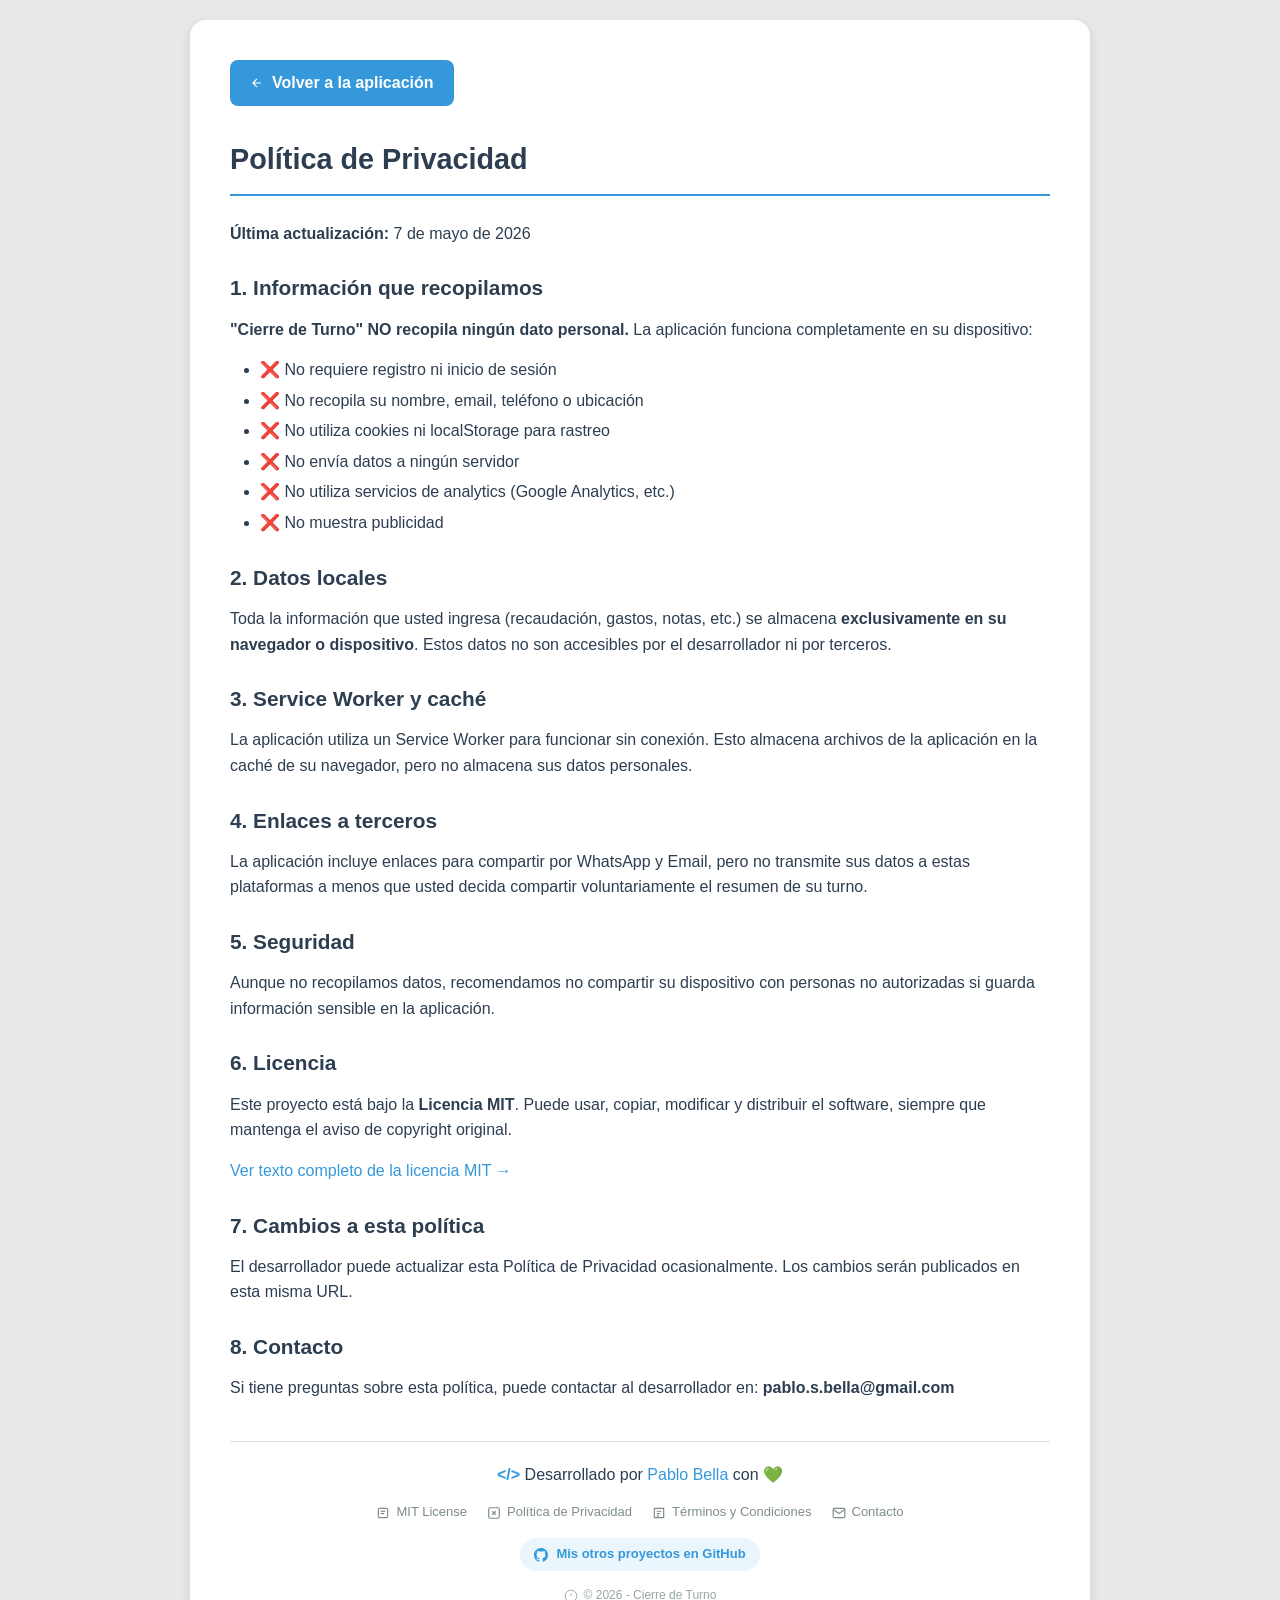
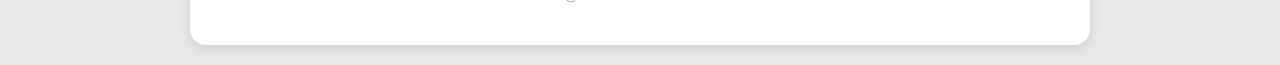
<file: privacidad.html>
<!DOCTYPE html>
<html lang="es">
<head>
    <meta charset="UTF-8">
    <meta name="viewport" content="width=device-width, initial-scale=1.0">
    <title>Política de Privacidad - Cierre de Turno</title>
    <style>
        * {
            margin: 0;
            padding: 0;
            box-sizing: border-box;
        }
        
        body {
            font-family: 'Segoe UI', Tahoma, Geneva, Verdana, sans-serif;
            background: #e8e8e8;
            padding: 20px;
            line-height: 1.6;
        }
        
        .container {
            max-width: 900px;
            margin: 0 auto;
            background: white;
            border-radius: 16px;
            padding: 40px;
            box-shadow: 0 4px 12px rgba(0,0,0,0.1);
        }
        
        h1 {
            color: #2c3e50;
            border-bottom: 2px solid #3498db;
            padding-bottom: 12px;
            margin-bottom: 25px;
            font-size: 1.8rem;
        }
        
        h2 {
            color: #2c3e50;
            margin: 25px 0 12px 0;
            font-size: 1.3rem;
        }
        
        p {
            margin-bottom: 15px;
            color: #2c3e50;
        }
        
        ul {
            margin-left: 30px;
            margin-bottom: 15px;
            color: #2c3e50;
        }
        
        li {
            margin-bottom: 5px;
        }
        
        a {
            color: #3498db;
            text-decoration: none;
        }
        
        a:hover {
            text-decoration: underline;
        }
        
        .btn-volver {
            display: inline-flex;
            align-items: center;
            gap: 8px;
            background: #3498db;
            color: white;
            padding: 10px 20px;
            border-radius: 8px;
            text-decoration: none;
            font-weight: bold;
            margin-bottom: 30px;
            transition: background 0.2s;
        }
        
        .btn-volver:hover {
            background: #2980b9;
            text-decoration: none;
        }
        
        .footer {
            margin-top: 40px;
            padding-top: 20px;
            border-top: 1px solid #ddd;
            text-align: center;
        }
        
        .footer-links {
            display: flex;
            flex-wrap: wrap;
            justify-content: center;
            gap: 20px;
            margin: 15px 0;
        }
        
        .footer-links a {
            display: inline-flex;
            align-items: center;
            gap: 6px;
            color: #7f8c8d;
            font-size: 13px;
        }
        
        .footer-links a:hover {
            color: #3498db;
        }
        
        .footer-mis-proyectos {
            margin: 15px 0;
        }
        
        .footer-mis-proyectos a {
            display: inline-flex;
            align-items: center;
            gap: 8px;
            padding: 6px 14px;
            border-radius: 20px;
            background: rgba(52, 152, 219, 0.1);
            color: #3498db;
            font-size: 13px;
            font-weight: 600;
        }
        
        .footer-mis-proyectos a:hover {
            background: rgba(52, 152, 219, 0.2);
            text-decoration: none;
        }
        
        .footer-copyright {
            margin-top: 15px;
            display: flex;
            align-items: center;
            justify-content: center;
            gap: 6px;
            color: #95a5a6;
            font-size: 12px;
        }
        
        .code-symbol {
            color: #3498db;
            font-weight: 600;
        }
        
        svg {
            width: 14px;
            height: 14px;
        }
        
        @media (max-width: 600px) {
            .container {
                padding: 20px;
            }
            h1 {
                font-size: 1.5rem;
            }
            .footer-links {
                gap: 12px;
                flex-direction: column;
                align-items: center;
            }
        }
    </style>
</head>
<body>
    <div class="container">
        <a href="index.html" class="btn-volver">
            <svg width="16" height="16" viewBox="0 0 24 24" fill="none" stroke="currentColor" stroke-width="2">
                <path d="M19 12H5M12 5l-7 7 7 7"/>
            </svg>
            Volver a la aplicación
        </a>
        
        <h1>Política de Privacidad</h1>
        <p><strong>Última actualización:</strong> 7 de mayo de 2026</p>

        <h2>1. Información que recopilamos</h2>
        <p><strong>"Cierre de Turno" NO recopila ningún dato personal.</strong> La aplicación funciona completamente en su dispositivo:</p>
        <ul>
            <li>❌ No requiere registro ni inicio de sesión</li>
            <li>❌ No recopila su nombre, email, teléfono o ubicación</li>
            <li>❌ No utiliza cookies ni localStorage para rastreo</li>
            <li>❌ No envía datos a ningún servidor</li>
            <li>❌ No utiliza servicios de analytics (Google Analytics, etc.)</li>
            <li>❌ No muestra publicidad</li>
        </ul>

        <h2>2. Datos locales</h2>
        <p>Toda la información que usted ingresa (recaudación, gastos, notas, etc.) se almacena <strong>exclusivamente en su navegador o dispositivo</strong>. Estos datos no son accesibles por el desarrollador ni por terceros.</p>

        <h2>3. Service Worker y caché</h2>
        <p>La aplicación utiliza un Service Worker para funcionar sin conexión. Esto almacena archivos de la aplicación en la caché de su navegador, pero no almacena sus datos personales.</p>

        <h2>4. Enlaces a terceros</h2>
        <p>La aplicación incluye enlaces para compartir por WhatsApp y Email, pero no transmite sus datos a estas plataformas a menos que usted decida compartir voluntariamente el resumen de su turno.</p>

        <h2>5. Seguridad</h2>
        <p>Aunque no recopilamos datos, recomendamos no compartir su dispositivo con personas no autorizadas si guarda información sensible en la aplicación.</p>

        <h2>6. Licencia</h2>
        <p>Este proyecto está bajo la <strong>Licencia MIT</strong>. Puede usar, copiar, modificar y distribuir el software, siempre que mantenga el aviso de copyright original.</p>
        <p><a href="https://opensource.org/licenses/MIT" target="_blank">Ver texto completo de la licencia MIT →</a></p>

        <h2>7. Cambios a esta política</h2>
        <p>El desarrollador puede actualizar esta Política de Privacidad ocasionalmente. Los cambios serán publicados en esta misma URL.</p>

        <h2>8. Contacto</h2>
        <p>Si tiene preguntas sobre esta política, puede contactar al desarrollador en: <strong>pablo.s.bella@gmail.com</strong></p>

        <!-- FOOTER -->
        <div class="footer">
            <p><span class="code-symbol">&lt;/&gt;</span> Desarrollado por <a href="mailto:pablo.s.bella@gmail.com">Pablo Bella</a> con 💚</p>
            
            <div class="footer-links">
                <a href="https://opensource.org/licenses/MIT" target="_blank">
                    <svg width="14" height="14" viewBox="0 0 24 24" fill="none" stroke="currentColor" stroke-width="2">
                        <rect x="4" y="4" width="16" height="16" rx="2" ry="2"/>
                        <line x1="8" y1="9" x2="16" y2="9"/>
                        <line x1="8" y1="13" x2="14" y2="13"/>
                    </svg>
                    MIT License
                </a>
                <a href="privacidad.html">
                    <svg width="14" height="14" viewBox="0 0 24 24" fill="none" stroke="currentColor" stroke-width="2">
                        <rect x="3" y="3" width="18" height="18" rx="2" ry="2"/>
                        <line x1="9" y1="9" x2="15" y2="15"/>
                        <line x1="15" y1="9" x2="9" y2="15"/>
                    </svg>
                    Política de Privacidad
                </a>
                <a href="terminos.html">
                    <svg width="14" height="14" viewBox="0 0 24 24" fill="none" stroke="currentColor" stroke-width="2">
                        <path d="M4 4v16h16V4H4z M8 9h8M8 13h6M8 17h4"/>
                    </svg>
                    Términos y Condiciones
                </a>
                <a href="mailto:pablo.s.bella@gmail.com">
                    <svg width="14" height="14" viewBox="0 0 24 24" fill="none" stroke="currentColor" stroke-width="2">
                        <rect x="2" y="4" width="20" height="16" rx="2" ry="2"/>
                        <polyline points="2,6 12,13 22,6"/>
                    </svg>
                    Contacto
                </a>
            </div>
            
            <div class="footer-mis-proyectos">
                <a href="https://github.com/psbella?tab=repositories" target="_blank">
                    <svg width="18" height="18" viewBox="0 0 24 24" fill="currentColor">
                        <path d="M12 0C5.37 0 0 5.37 0 12c0 5.31 3.435 9.795 8.205 11.385.6.105.825-.255.825-.57 0-.285-.015-1.23-.015-2.235-3.015.555-3.795-.735-4.035-1.41-.135-.345-.72-1.41-1.23-1.695-.42-.225-1.02-.78-.015-.795.945-.015 1.62.87 1.845 1.23 1.08 1.815 2.805 1.305 3.495.99.105-.78.42-1.305.765-1.605-2.67-.3-5.46-1.335-5.46-5.925 0-1.305.465-2.385 1.23-3.225-.12-.3-.54-1.53.12-3.18 0 0 1.005-.315 3.3 1.23.96-.27 1.98-.405 3-.405s2.04.135 3 .405c2.295-1.56 3.3-1.23 3.3-1.23.66 1.65.24 2.88.12 3.18.765.84 1.23 1.905 1.23 3.225 0 4.605-2.805 5.625-5.475 5.925.435.375.81 1.095.81 2.22 0 1.605-.015 2.895-.015 3.3 0 .315.225.69.825.57A12.02 12.02 0 0 0 24 12c0-6.63-5.37-12-12-12z"/>
                    </svg>
                    Mis otros proyectos en GitHub
                </a>
            </div>
            
            <div class="footer-copyright">
                <svg width="14" height="14" viewBox="0 0 24 24" fill="none" stroke="currentColor" stroke-width="1.5">
                    <circle cx="12" cy="12" r="10"/>
                    <path d="M12 8v4M12 14h.01"/>
                </svg>
                <span>© 2026 - Cierre de Turno</span>
            </div>
        </div>
    </div>
</body>
</html>
</file>
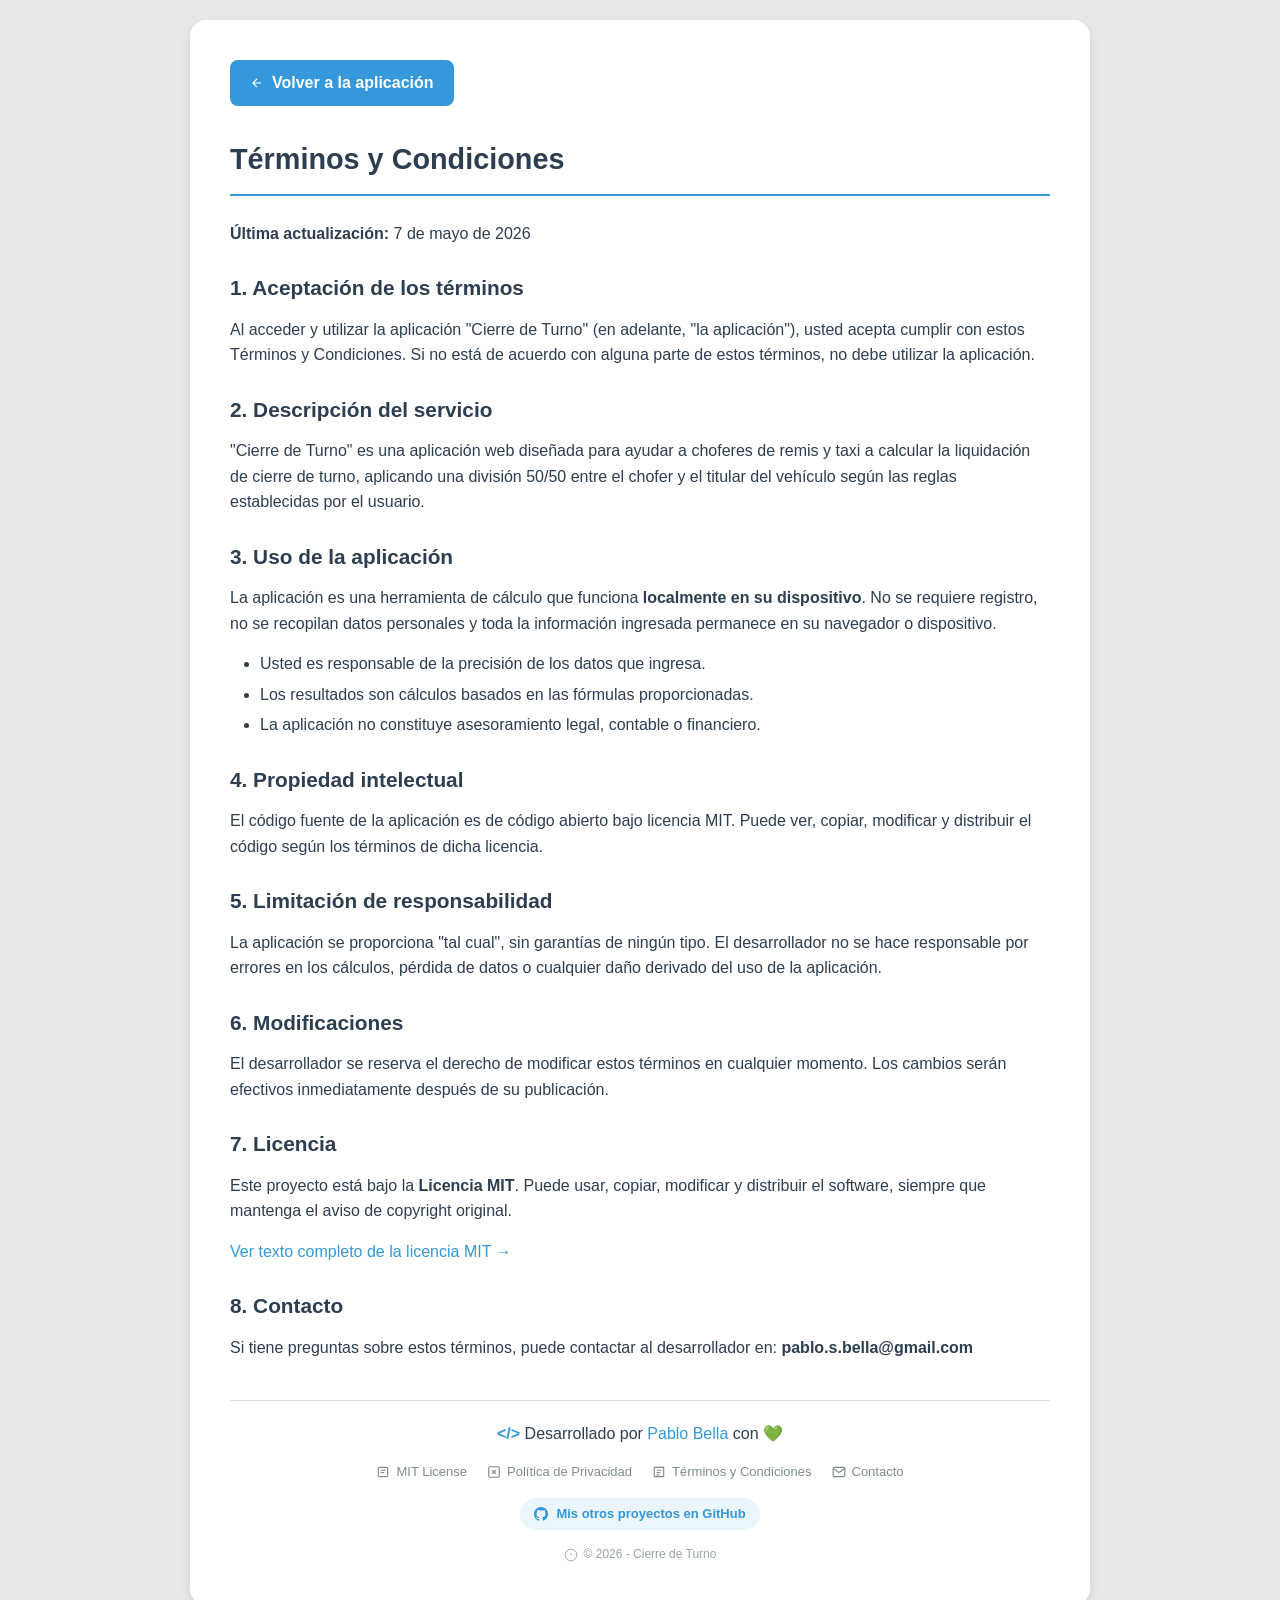
<file: terminos.html>
<!DOCTYPE html>
<html lang="es">
<head>
    <meta charset="UTF-8">
    <meta name="viewport" content="width=device-width, initial-scale=1.0">
    <title>Términos y Condiciones - Cierre de Turno</title>
    <style>
        * {
            margin: 0;
            padding: 0;
            box-sizing: border-box;
        }
        
        body {
            font-family: 'Segoe UI', Tahoma, Geneva, Verdana, sans-serif;
            background: #e8e8e8;
            padding: 20px;
            line-height: 1.6;
        }
        
        .container {
            max-width: 900px;
            margin: 0 auto;
            background: white;
            border-radius: 16px;
            padding: 40px;
            box-shadow: 0 4px 12px rgba(0,0,0,0.1);
        }
        
        h1 {
            color: #2c3e50;
            border-bottom: 2px solid #3498db;
            padding-bottom: 12px;
            margin-bottom: 25px;
            font-size: 1.8rem;
        }
        
        h2 {
            color: #2c3e50;
            margin: 25px 0 12px 0;
            font-size: 1.3rem;
        }
        
        p {
            margin-bottom: 15px;
            color: #2c3e50;
        }
        
        ul {
            margin-left: 30px;
            margin-bottom: 15px;
            color: #2c3e50;
        }
        
        li {
            margin-bottom: 5px;
        }
        
        a {
            color: #3498db;
            text-decoration: none;
        }
        
        a:hover {
            text-decoration: underline;
        }
        
        .btn-volver {
            display: inline-flex;
            align-items: center;
            gap: 8px;
            background: #3498db;
            color: white;
            padding: 10px 20px;
            border-radius: 8px;
            text-decoration: none;
            font-weight: bold;
            margin-bottom: 30px;
            transition: background 0.2s;
        }
        
        .btn-volver:hover {
            background: #2980b9;
            text-decoration: none;
        }
        
        .footer {
            margin-top: 40px;
            padding-top: 20px;
            border-top: 1px solid #ddd;
            text-align: center;
        }
        
        .footer-links {
            display: flex;
            flex-wrap: wrap;
            justify-content: center;
            gap: 20px;
            margin: 15px 0;
        }
        
        .footer-links a {
            display: inline-flex;
            align-items: center;
            gap: 6px;
            color: #7f8c8d;
            font-size: 13px;
        }
        
        .footer-links a:hover {
            color: #3498db;
        }
        
        .footer-mis-proyectos {
            margin: 15px 0;
        }
        
        .footer-mis-proyectos a {
            display: inline-flex;
            align-items: center;
            gap: 8px;
            padding: 6px 14px;
            border-radius: 20px;
            background: rgba(52, 152, 219, 0.1);
            color: #3498db;
            font-size: 13px;
            font-weight: 600;
        }
        
        .footer-mis-proyectos a:hover {
            background: rgba(52, 152, 219, 0.2);
            text-decoration: none;
        }
        
        .footer-copyright {
            margin-top: 15px;
            display: flex;
            align-items: center;
            justify-content: center;
            gap: 6px;
            color: #95a5a6;
            font-size: 12px;
        }
        
        .code-symbol {
            color: #3498db;
            font-weight: 600;
        }
        
        svg {
            width: 14px;
            height: 14px;
        }
        
        @media (max-width: 600px) {
            .container {
                padding: 20px;
            }
            h1 {
                font-size: 1.5rem;
            }
            .footer-links {
                gap: 12px;
                flex-direction: column;
                align-items: center;
            }
        }
    </style>
</head>
<body>
    <div class="container">
        <a href="index.html" class="btn-volver">
            <svg width="16" height="16" viewBox="0 0 24 24" fill="none" stroke="currentColor" stroke-width="2">
                <path d="M19 12H5M12 5l-7 7 7 7"/>
            </svg>
            Volver a la aplicación
        </a>
        
        <h1>Términos y Condiciones</h1>
        <p><strong>Última actualización:</strong> 7 de mayo de 2026</p>

        <h2>1. Aceptación de los términos</h2>
        <p>Al acceder y utilizar la aplicación "Cierre de Turno" (en adelante, "la aplicación"), usted acepta cumplir con estos Términos y Condiciones. Si no está de acuerdo con alguna parte de estos términos, no debe utilizar la aplicación.</p>

        <h2>2. Descripción del servicio</h2>
        <p>"Cierre de Turno" es una aplicación web diseñada para ayudar a choferes de remis y taxi a calcular la liquidación de cierre de turno, aplicando una división 50/50 entre el chofer y el titular del vehículo según las reglas establecidas por el usuario.</p>

        <h2>3. Uso de la aplicación</h2>
        <p>La aplicación es una herramienta de cálculo que funciona <strong>localmente en su dispositivo</strong>. No se requiere registro, no se recopilan datos personales y toda la información ingresada permanece en su navegador o dispositivo.</p>
        <ul>
            <li>Usted es responsable de la precisión de los datos que ingresa.</li>
            <li>Los resultados son cálculos basados en las fórmulas proporcionadas.</li>
            <li>La aplicación no constituye asesoramiento legal, contable o financiero.</li>
        </ul>

        <h2>4. Propiedad intelectual</h2>
        <p>El código fuente de la aplicación es de código abierto bajo licencia MIT. Puede ver, copiar, modificar y distribuir el código según los términos de dicha licencia.</p>

        <h2>5. Limitación de responsabilidad</h2>
        <p>La aplicación se proporciona "tal cual", sin garantías de ningún tipo. El desarrollador no se hace responsable por errores en los cálculos, pérdida de datos o cualquier daño derivado del uso de la aplicación.</p>

        <h2>6. Modificaciones</h2>
        <p>El desarrollador se reserva el derecho de modificar estos términos en cualquier momento. Los cambios serán efectivos inmediatamente después de su publicación.</p>

        <h2>7. Licencia</h2>
        <p>Este proyecto está bajo la <strong>Licencia MIT</strong>. Puede usar, copiar, modificar y distribuir el software, siempre que mantenga el aviso de copyright original.</p>
        <p><a href="https://opensource.org/licenses/MIT" target="_blank">Ver texto completo de la licencia MIT →</a></p>

        <h2>8. Contacto</h2>
        <p>Si tiene preguntas sobre estos términos, puede contactar al desarrollador en: <strong>pablo.s.bella@gmail.com</strong></p>

        <!-- FOOTER -->
        <div class="footer">
            <p><span class="code-symbol">&lt;/&gt;</span> Desarrollado por <a href="mailto:pablo.s.bella@gmail.com">Pablo Bella</a> con 💚</p>
            
            <div class="footer-links">
                <a href="https://opensource.org/licenses/MIT" target="_blank">
                    <svg width="14" height="14" viewBox="0 0 24 24" fill="none" stroke="currentColor" stroke-width="2">
                        <rect x="4" y="4" width="16" height="16" rx="2" ry="2"/>
                        <line x1="8" y1="9" x2="16" y2="9"/>
                        <line x1="8" y1="13" x2="14" y2="13"/>
                    </svg>
                    MIT License
                </a>
                <a href="privacidad.html">
                    <svg width="14" height="14" viewBox="0 0 24 24" fill="none" stroke="currentColor" stroke-width="2">
                        <rect x="3" y="3" width="18" height="18" rx="2" ry="2"/>
                        <line x1="9" y1="9" x2="15" y2="15"/>
                        <line x1="15" y1="9" x2="9" y2="15"/>
                    </svg>
                    Política de Privacidad
                </a>
                <a href="terminos.html">
                    <svg width="14" height="14" viewBox="0 0 24 24" fill="none" stroke="currentColor" stroke-width="2">
                        <path d="M4 4v16h16V4H4z M8 9h8M8 13h6M8 17h4"/>
                    </svg>
                    Términos y Condiciones
                </a>
                <a href="mailto:pablo.s.bella@gmail.com">
                    <svg width="14" height="14" viewBox="0 0 24 24" fill="none" stroke="currentColor" stroke-width="2">
                        <rect x="2" y="4" width="20" height="16" rx="2" ry="2"/>
                        <polyline points="2,6 12,13 22,6"/>
                    </svg>
                    Contacto
                </a>
            </div>
            
            <div class="footer-mis-proyectos">
                <a href="https://github.com/psbella?tab=repositories" target="_blank">
                    <svg width="18" height="18" viewBox="0 0 24 24" fill="currentColor">
                        <path d="M12 0C5.37 0 0 5.37 0 12c0 5.31 3.435 9.795 8.205 11.385.6.105.825-.255.825-.57 0-.285-.015-1.23-.015-2.235-3.015.555-3.795-.735-4.035-1.41-.135-.345-.72-1.41-1.23-1.695-.42-.225-1.02-.78-.015-.795.945-.015 1.62.87 1.845 1.23 1.08 1.815 2.805 1.305 3.495.99.105-.78.42-1.305.765-1.605-2.67-.3-5.46-1.335-5.46-5.925 0-1.305.465-2.385 1.23-3.225-.12-.3-.54-1.53.12-3.18 0 0 1.005-.315 3.3 1.23.96-.27 1.98-.405 3-.405s2.04.135 3 .405c2.295-1.56 3.3-1.23 3.3-1.23.66 1.65.24 2.88.12 3.18.765.84 1.23 1.905 1.23 3.225 0 4.605-2.805 5.625-5.475 5.925.435.375.81 1.095.81 2.22 0 1.605-.015 2.895-.015 3.3 0 .315.225.69.825.57A12.02 12.02 0 0 0 24 12c0-6.63-5.37-12-12-12z"/>
                    </svg>
                    Mis otros proyectos en GitHub
                </a>
            </div>
            
            <div class="footer-copyright">
                <svg width="14" height="14" viewBox="0 0 24 24" fill="none" stroke="currentColor" stroke-width="1.5">
                    <circle cx="12" cy="12" r="10"/>
                    <path d="M12 8v4M12 14h.01"/>
                </svg>
                <span>© 2026 - Cierre de Turno</span>
            </div>
        </div>
    </div>
</body>
</html>
</file>
